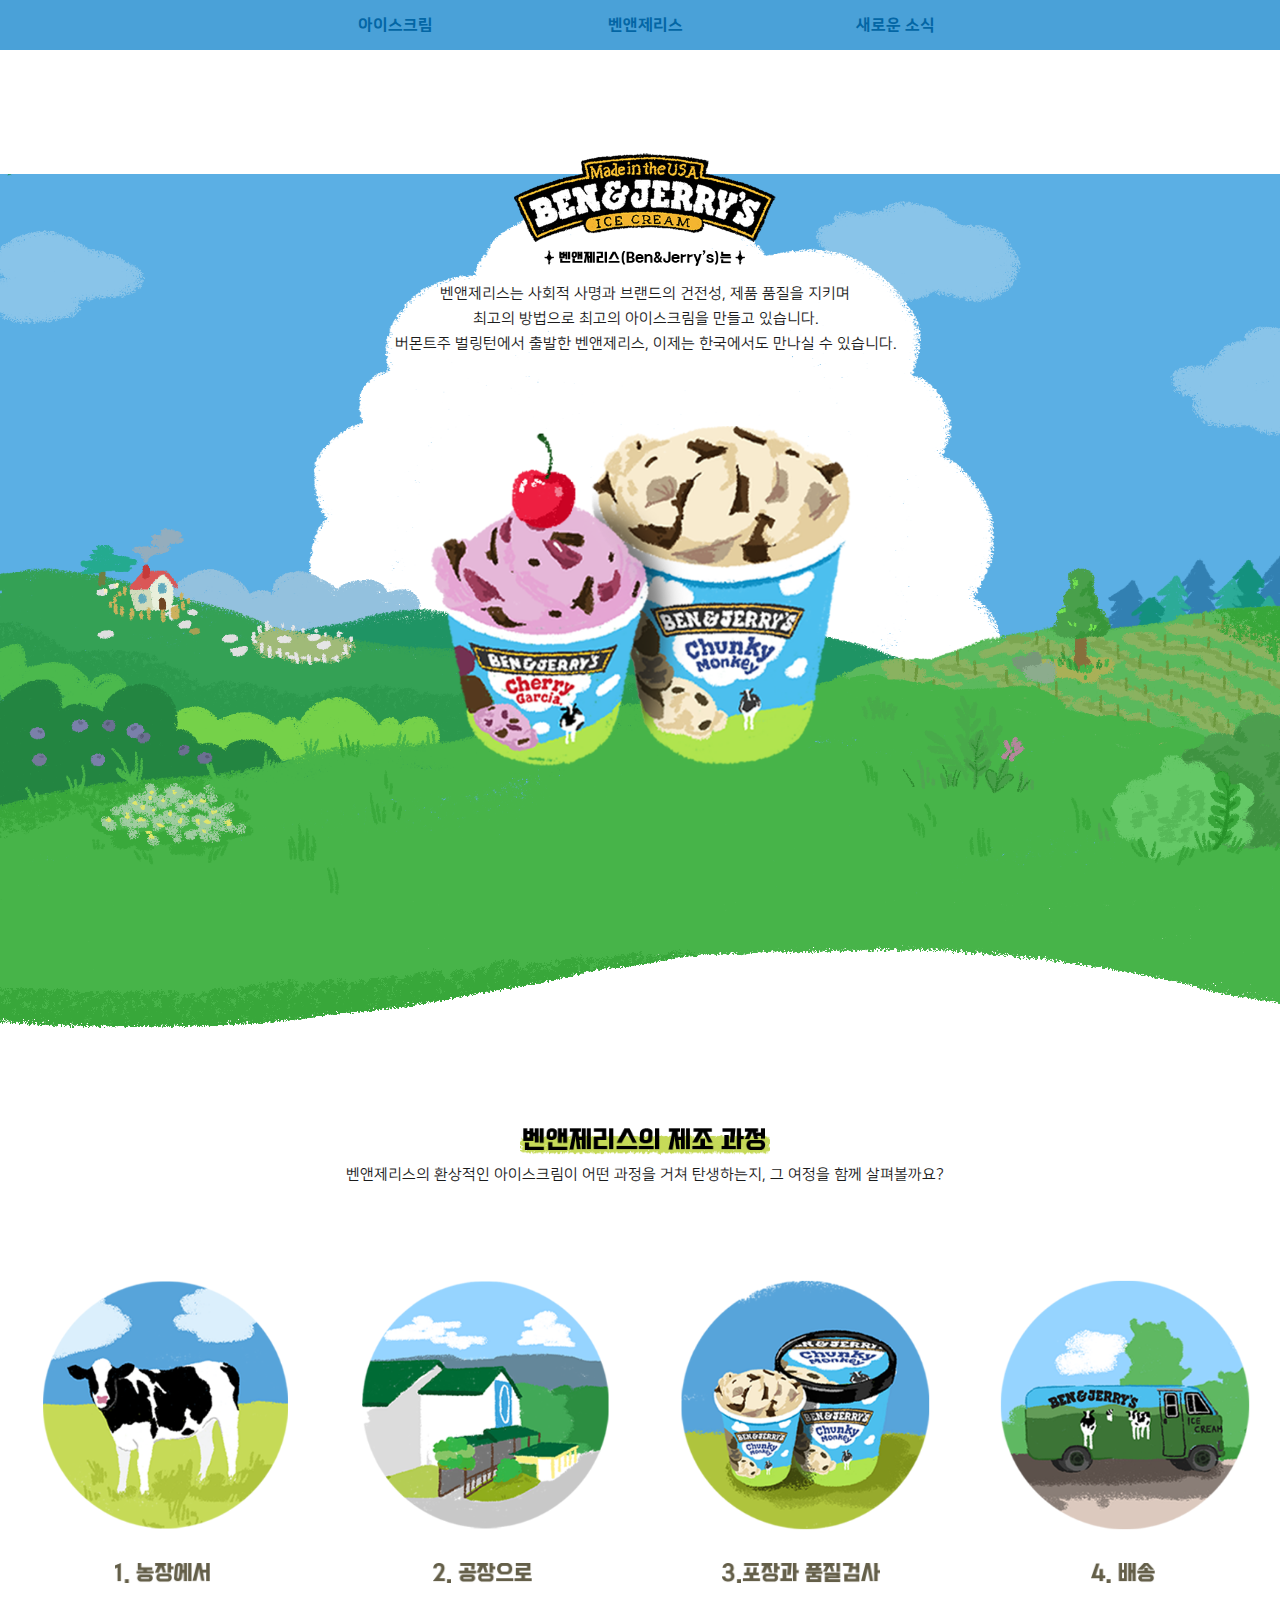
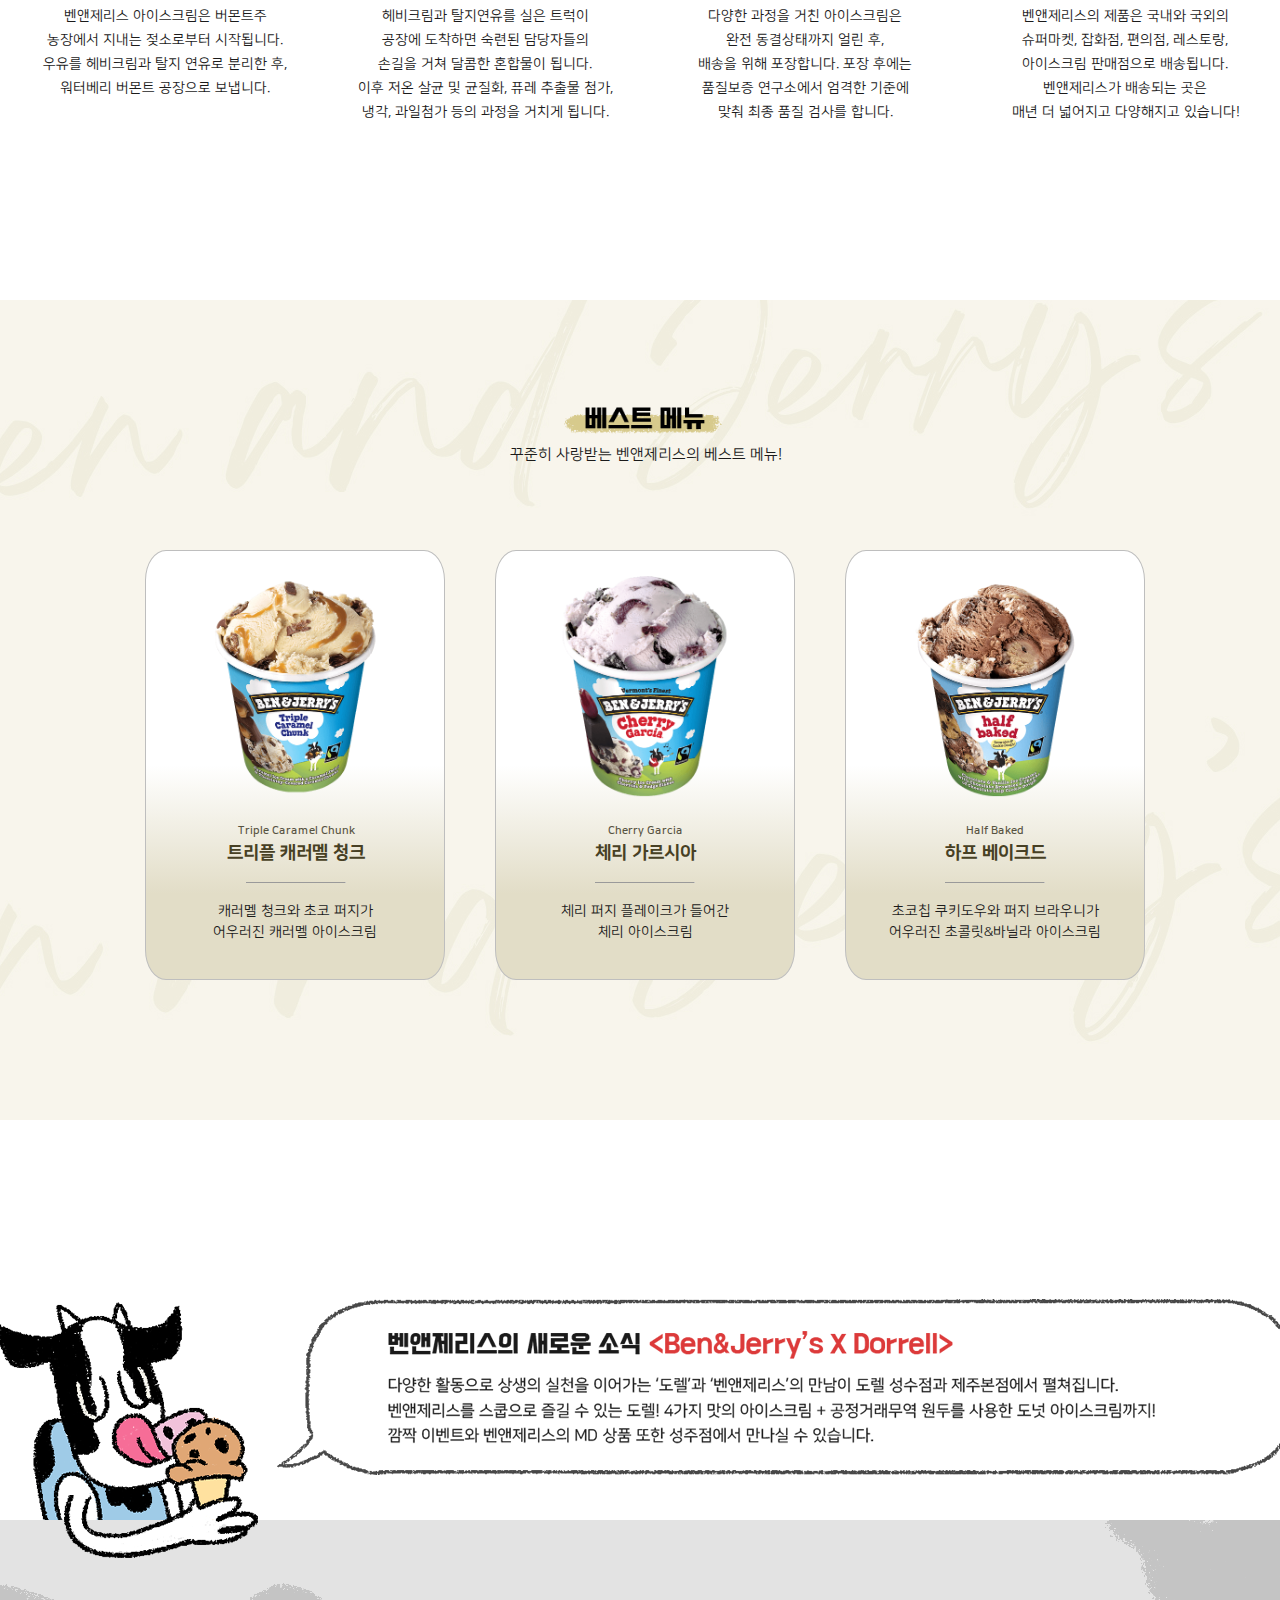
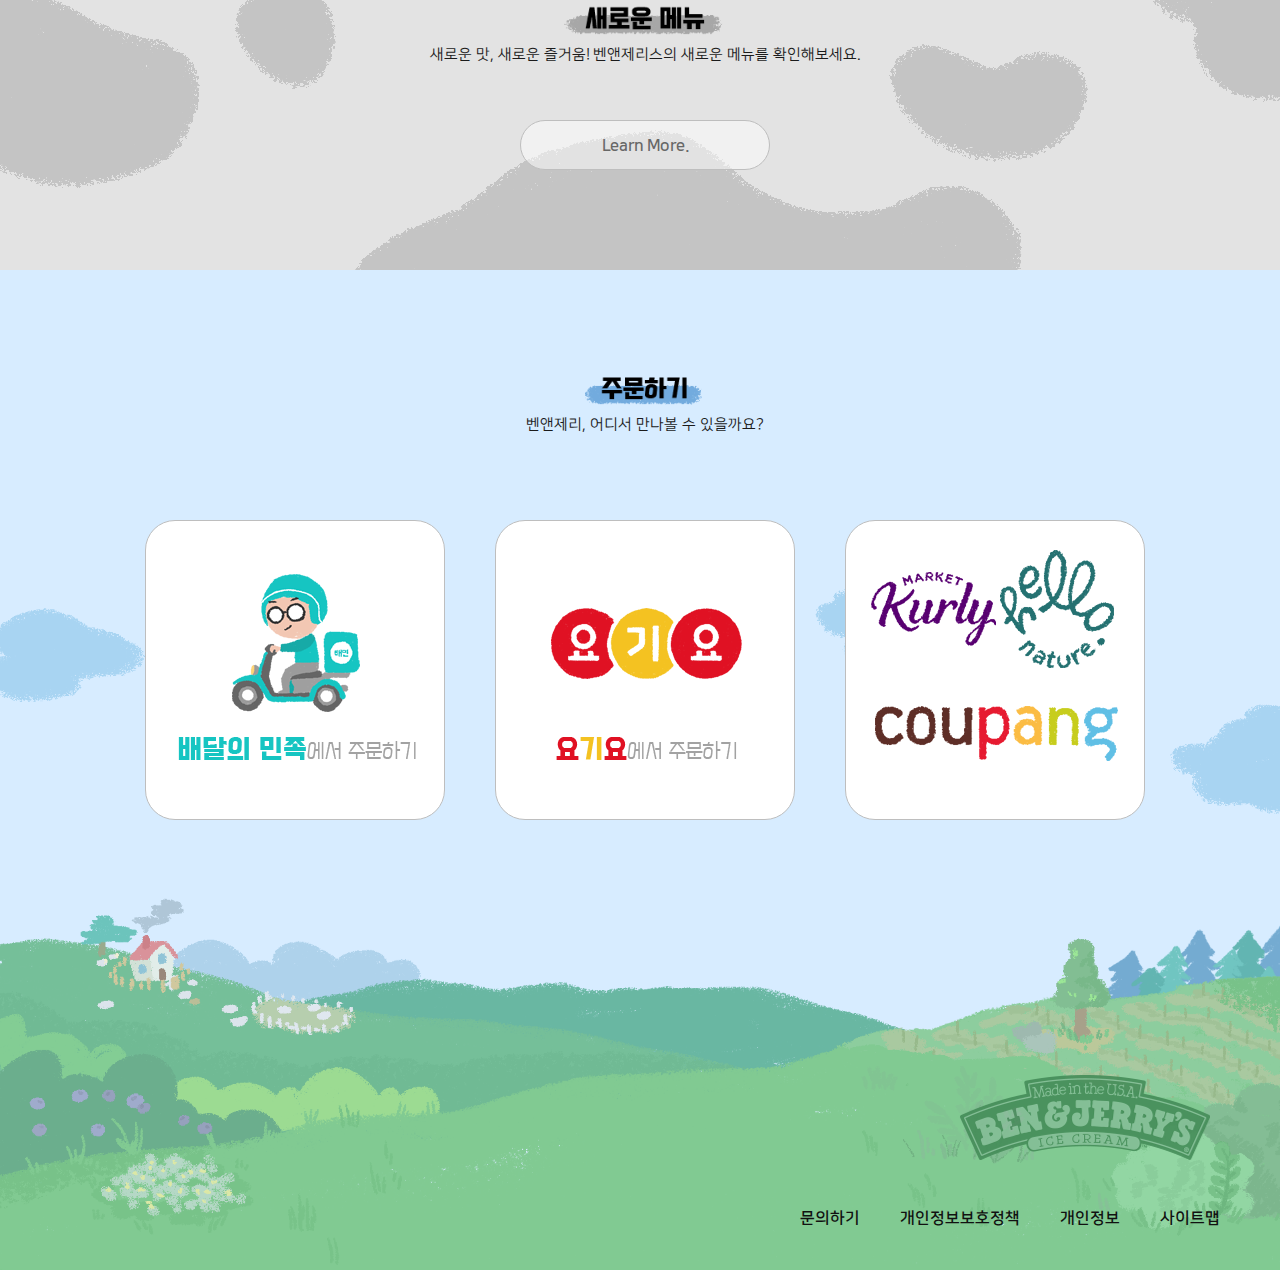
<file: index.html>
<!doctype html>

<html>
	<head>
		<title>Page Title</title>
		<meta charset="UTF-8">
		<meta name="viewport" content="initial-scale=1.0">
        <link href="css/reset.css" type="text/css" rel="stylesheet">
        <link href="css/web.css" type="text/css" rel="stylesheet">
        <link href="css/note.css" type="text/css" rel="stylesheet">
	</head>

	<body>
        <div class="wrap">
            <div class="page section_1">
                <header>
                 <div class="menu_bg">
                  <ul class="menu_wrap">
                      <li class="top_menu"><a href="javascript:void(0)">
                          <h2 class="neb">아이스크림</h2>
                          </a>
                            <ul class="sub_menu nr">
                                <li><a href="javascript:void(0)">파인트</a></li>
                                <li><a href="javascript:void(0)">미니컵</a></li>
                                <li><a href="javascript:void(0)">베스트 메뉴</a></li>
                            </ul>

                        </li>

                      <li class="top_menu"><a href="javascript:void(0)">
                          <h2 class="neb">벤앤제리스</h2>
                           </a>
                            <ul class="sub_menu nr">
                                <li><a href="javascript:void(0)">회사 소개</a></li>
                                <li><a href="javascript:void(0)">벤앤제리스 재단</a></li>
                            </ul>

                        </li>

                      <li class="top_menu"><a href="javascript:void(0)">
                          <h2 class="neb">새로운 소식</h2>
                          </a>
                       
                       <ul class="sub_menu nr">
                                <li><a href="javascript:void(0)">벤앤제리스 뉴스</a></li>
                            </ul>
                        </li>


            </ul>
                    </div>
                </header>
            
                <!--header end-------------------------------->
                <div class="info">
                    <div class="logo">
                        <h1 class="hd1">
                            <img src="img/logo.png" alt="" />
                        </h1>  
                    </div>
                    <p class="nr">벤앤제리스는 사회적 사명과 브랜드의 건전성, 제품 품질을 지키며<br/>
                    최고의 방법으로 최고의 아이스크림을 만들고 있습니다.<br/>
                    버몬트주 벌링턴에서 출발한 벤앤제리스, 이제는 한국에서도 만나실 수 있습니다.</p>
                </div>
             <!-- <img src="img/background-g.png" /> -->
         
                <div class="icecream">                    
                    <img src="img/ice.png" alt=""/>
                </div>
                
                
                
                
            </div>   
            <!--section_1 end-------------------------------------------------------------->
            <div class="page section_2">
                <div class="background_2"></div>
                <div class="title_wrap">
                    <div class="title"></div>
                    <p class="nr">벤앤제리스의 환상적인 아이스크림이 어떤 과정을 거쳐 탄생하는지, 그 여정을 함께 살펴볼까요?</p>
                </div>
                
                <div class="procedure">
                    <div class="pcd">
                        <div class="img img1"></div>
                        <div class="pt pcd_title1">
                            <img src="img/pcd1_1.png" alt="" />
                        </div>
                        <p class="nr">벤앤제리스 아이스크림은 버몬트주<br/>
                        농장에서 지내는 젖소로부터 시작됩니다.<br/>
                        우유를 헤비크림과 탈지 연유로 분리한 후,<br/>
                        워터베리 버몬트 공장으로 보냅니다.</p>          
                    </div>
                    
                    <div class="pcd">
                        <div class="img img2"></div>
                        <div class="pt pcd_title2">
                            <img src="img/pcd2_2.png" alt="" />               
                        </div>
                        <p class="nr">헤비크림과 탈지연유를 실은 트럭이 <br/>공장에 도착하면 숙련된 담당자들의 <br/>손길을  거쳐 달콤한 혼합물이 됩니다.<br/>
                        이후 저온 살균 및 균질화, 퓨레 추출물 첨가,<br/>냉각, 과일첨가 등의 과정을 거치게 됩니다.</p>          
                    </div>
                    <div class="pcd">
                        <div class="img img3"></div>
                        <div class="pt pcd_title3">
                            <img src="img/pcd3_3.png" alt="" />   
                        </div>
                        <p class="nr">다양한 과정을 거친 아이스크림은<br/>
                        완전 동결상태까지 얼린 후,<br/> 배송을 위해 포장합니다. 포장 후에는<br/> 품질보증 연구소에서 엄격한 기준에<br/>
                        맞춰 최종 품질 검사를 합니다.</p>          
                    </div>
                    <div class="pcd">
                        <div class="img img4"></div>
                        <div class="pt pcd_title4">
                            <img src="img/pcd4_4.png" alt="" />   
                        </div>
                        <p class="nr">벤앤제리스의 제품은 국내와 국외의<br/>
                        슈퍼마켓, 잡화점, 편의점, 레스토랑,<br/>
                        아이스크림 판매점으로 배송됩니다.<br/>
                        벤앤제리스가 배송되는 곳은<br/> 매년 더 넓어지고
                        다양해지고 있습니다!</p>          
                    </div>
                    
                    
                    
                    
                </div>
                
                
                
                
                
            </div>
            <!--section_2 end-------------------------------------------------------------->
            <div class="page section_3">
                <div class="title_wrap">
                    <div class="title"></div>
                    <p class="nr">꾸준히 사랑받는 벤앤제리스의 베스트 메뉴!</p>
                </div>
                
                <div class="best_wrap">
                    <div class="best best_1">
                        <img src="img/best1.png" alt="" />           <div class="name name_1">
                        <p class="nb">Triple Caramel Chunk</p>
                        <h2 class="neb">트리플 캐러멜 청크</h2>  <hr>             
                        </div>
                        
                        <p class="nr">캐러멜 청크와 초코 퍼지가<br/> 어우러진 캐러멜 아이스크림</p>     
                    </div>
                    <div class="best best_2">
                        <img src="img/best2.png" alt="" />
                        <div class="name name_2">
                           <p class="nb">Cherry Garcia</p>
                            <h2 class="neb">체리 가르시아</h2>    <hr>           
                        </div>
                        <p class="nr">체리 퍼지 플레이크가 들어간<br/> 체리 아이스크림</p>
                    </div>
                    <div class="best best_3">
                        <img src="img/best3.png" alt="" />
                        <div class="name name_3">
                           <p class="nb">Half Baked</p>
                            <h2 class="neb">하프 베이크드</h2>   <hr>            
                        </div>
                        <p class="nr">초코칩 쿠키도우와 퍼지 브라우니가<br/> 어우러진 초콜릿&#38;바닐라 아이스크림</p>  
                    </div>
                
                </div>
            </div>
            <!--section_3 end-------------------------------------------------------------->
            <div class="page section_4">
                <div class="title_wrap">
                    <div class="title"></div>
                    <p class="nr">새로운 맛, 새로운 즐거움! 벤앤제리스의 새로운 메뉴를 확인해보세요.</p>
                    <a href="javascript:void(0)"><div class="more nb">Learn More.</div></a>
                </div>
            </div>
            <!--section_4 end-------------------------------------------------------------->
            <div class="page section_5">
                <div class="title_wrap">
                    <div class="title"></div>
                    <p class="nr">벤앤제리, 어디서 만나볼 수 있을까요?</p>
                </div>
                
                <div class="order_wrap">
                    <div class="order od_1">
                        <a href="javascript:void(0)">
                            <img src="img/order1.png" alt="" />
                        
                        </a>
                    </div>
                    <div class="order od_2">
                        <a href="javascript:void(0)">
                            <img src="img/order2.png" alt="" />
                        </a>
                    </div>
                    <div class="order od_3">
                        <div class="order12">
                        <a href="javascript:void(0)">
                            <img src="img/order3.png" alt="" />
                        </a>
                        <a href="javascript:void(0)">
                            <img src="img/order4.png" alt="" />
                        </a>
                        </div>
                        <a href="javascript:void(0)">
                            <img src="img/order5.png" alt="" />
                        </a>
                    
                    </div>
                
                </div>
                
                 
            </div>
            <!--section_5 end-------------------------------------------------------------->
            
           <footer>
               <ul class="f_m nb">
                   <li><a href="javascript:void(0)">문의하기</a></li>
                   <li><a href="javascript:void(0)">개인정보보호정책</a></li>
                   <li><a href="javascript:void(0)">개인정보</a></li>
                   <li><a href="javascript:void(0)">사이트맵</a></li>
               </ul>
               <div class="f_img">
                   <img src="img/footer_logo.png" alt="" />
               </div>
           </footer>
            
                
        </div>
        

	</body>
</html>
</file>
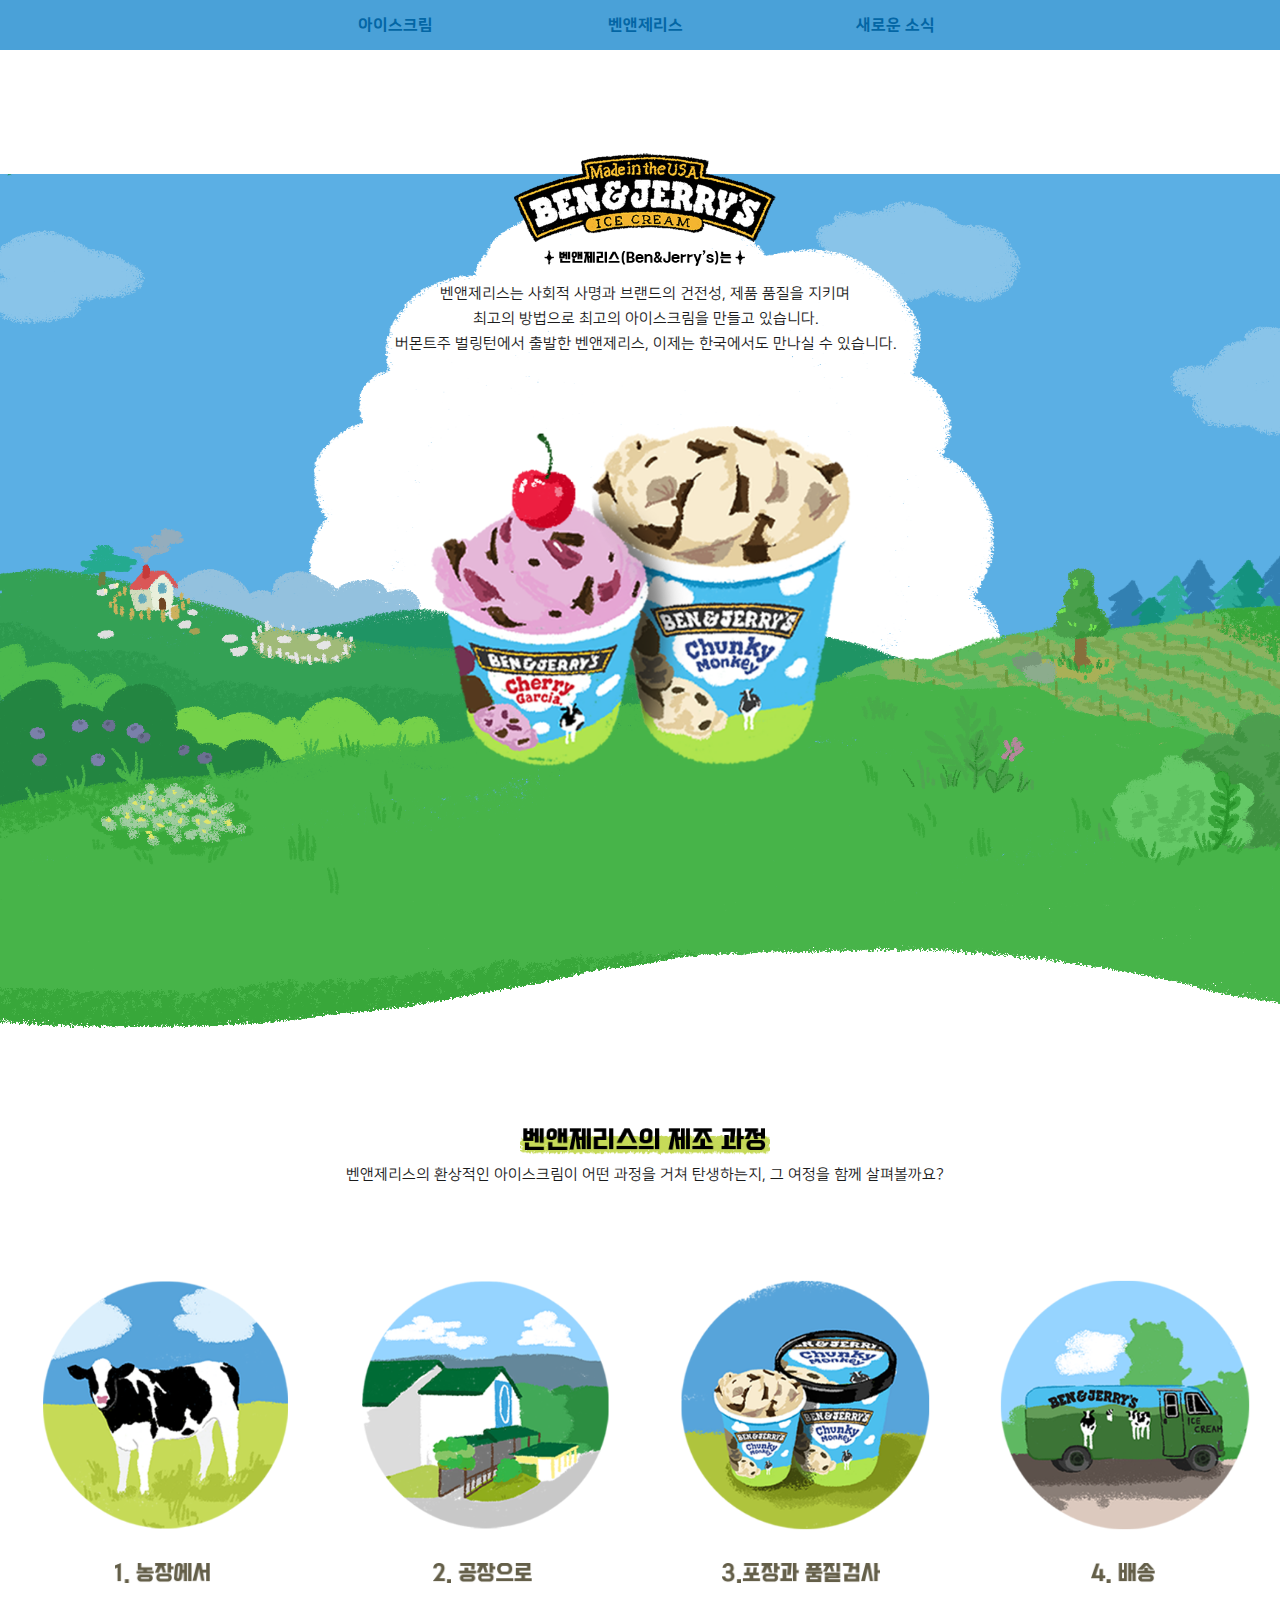
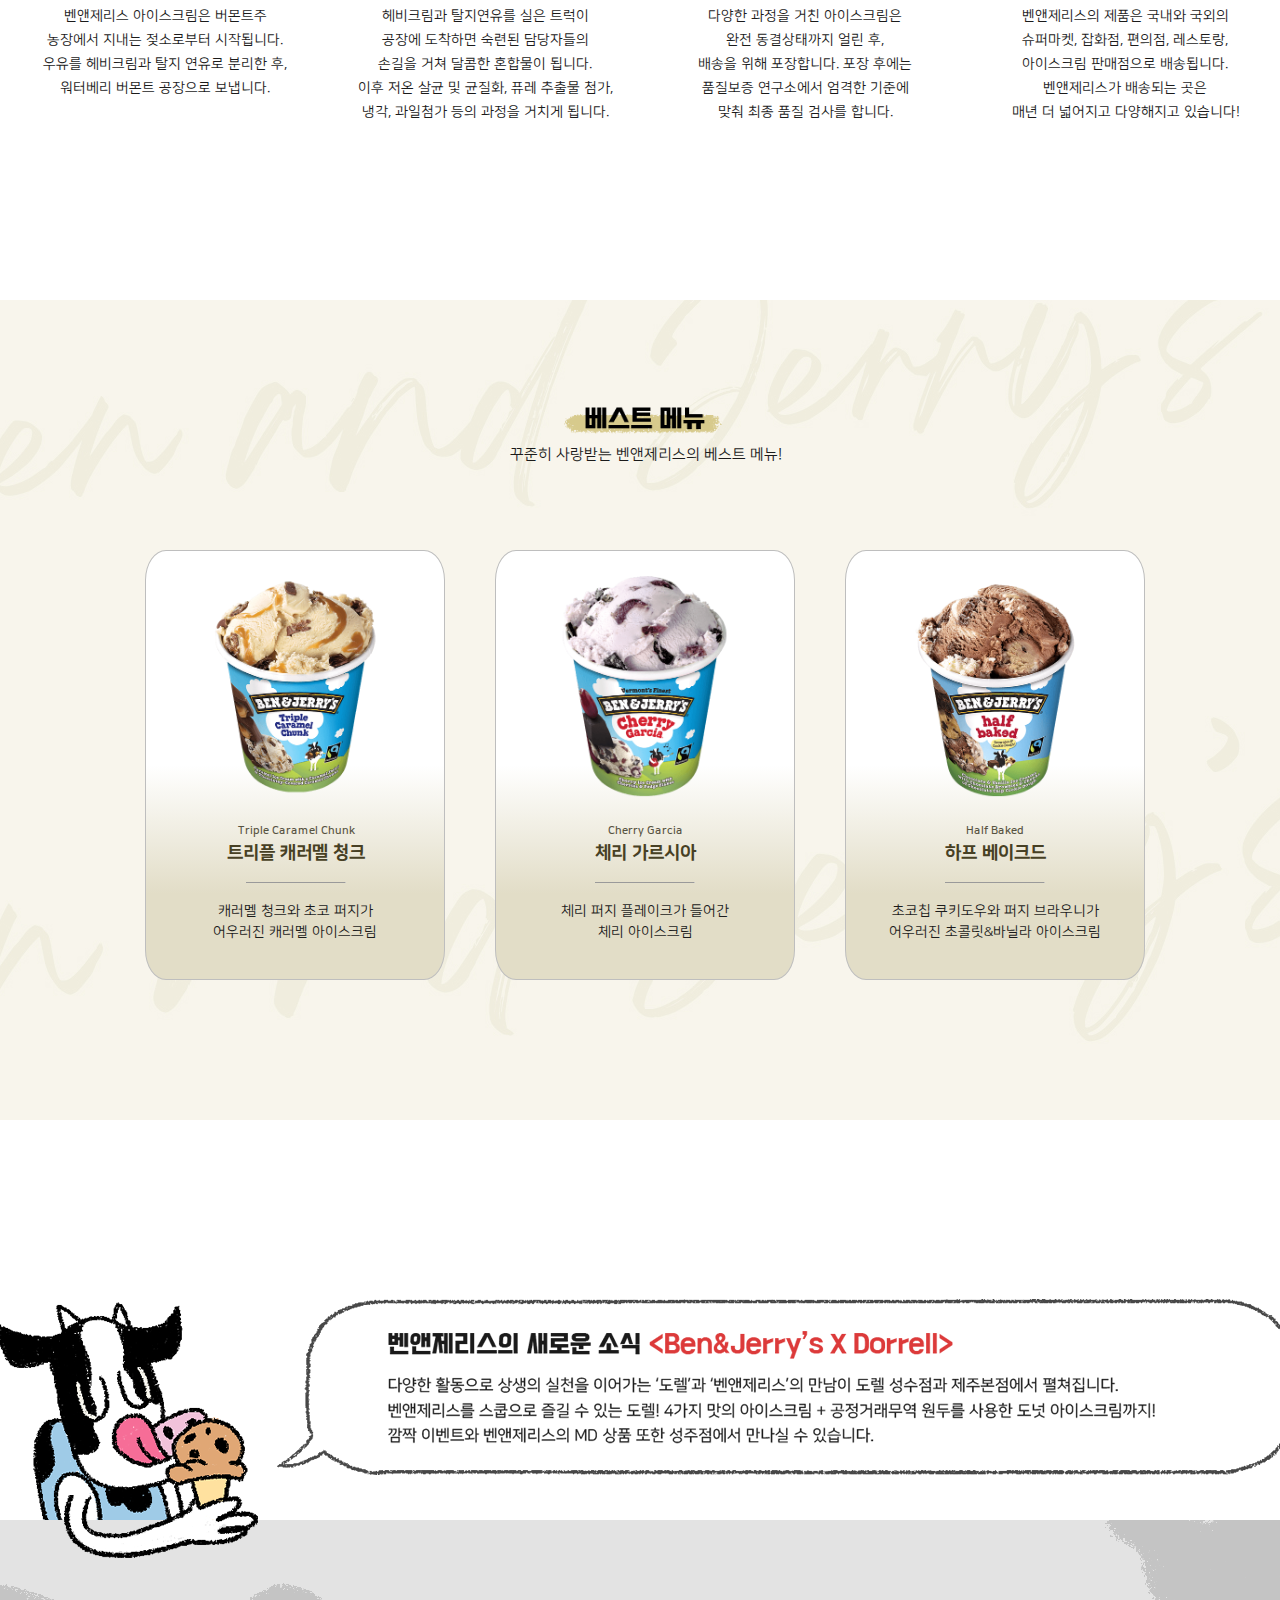
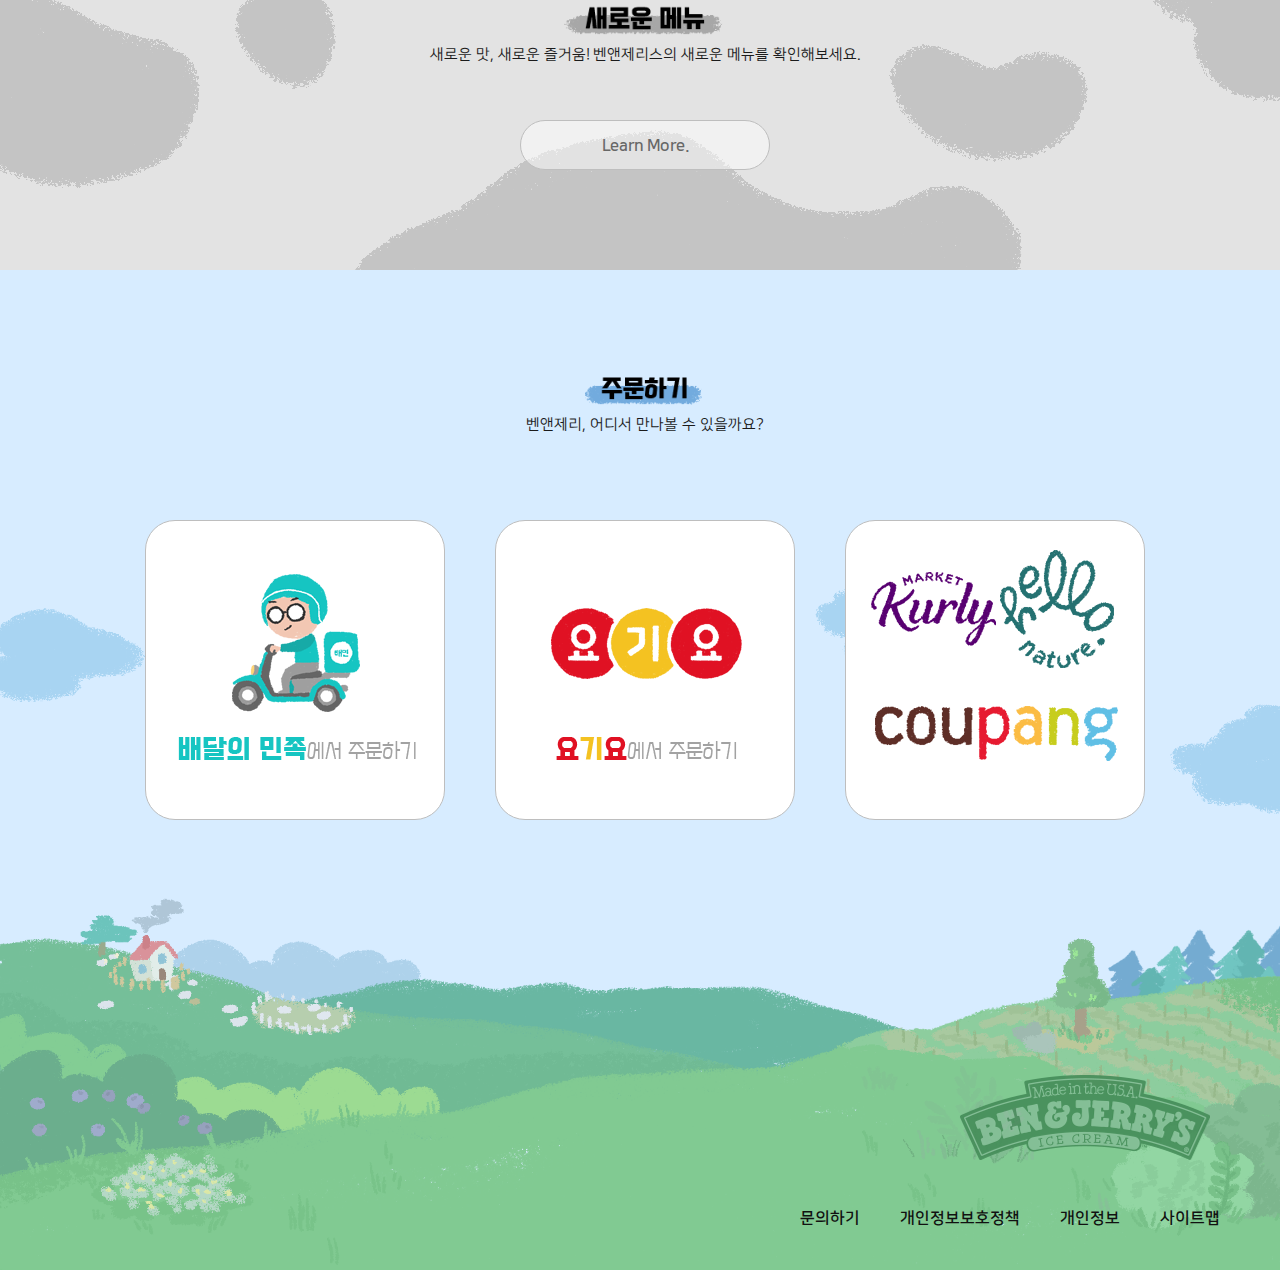
<file: 코딩/index.html>
<!doctype html>

<html>
	<head>
		<title>Page Title</title>
		<meta charset="UTF-8">
		<meta name="viewport" content="initial-scale=1.0">
        <link href="css/reset.css" type="text/css" rel="stylesheet">
        <link href="css/web.css" type="text/css" rel="stylesheet">
        <link href="css/note.css" type="text/css" rel="stylesheet">
	</head>

	<body>
        <div class="wrap">
            <div class="page section_1">
                <header>
                 <div class="menu_bg">
                  <ul class="menu_wrap">
                      <li class="top_menu"><a href="javascript:void(0)">
                          <h2 class="neb">아이스크림</h2>
                          </a>
                            <ul class="sub_menu nr">
                                <li><a href="javascript:void(0)">파인트</a></li>
                                <li><a href="javascript:void(0)">미니컵</a></li>
                                <li><a href="javascript:void(0)">베스트 메뉴</a></li>
                            </ul>

                        </li>

                      <li class="top_menu"><a href="javascript:void(0)">
                          <h2 class="neb">벤앤제리스</h2>
                           </a>
                            <ul class="sub_menu">
                                <li><a href="javascript:void(0)">회사 소개</a></li>
                                <li><a href="javascript:void(0)">벤앤제리스 재단</a></li>
                            </ul>

                        </li>

                      <li class="top_menu"><a href="javascript:void(0)">
                          <h2 class="neb">새로운 소식</h2>
                          </a>
                       
                       <ul class="sub_menu">
                                <li><a href="javascript:void(0)">벤앤제리스 뉴스</a></li>
                            </ul>
                        </li>


            </ul>
                    </div>
                </header>
            
                <!--header end-------------------------------->
                <div class="info">
                    <div class="logo">
                        <h1 class="hd1">
                            <img src="img/logo.png" alt="" />
                        </h1>  
                    </div>
                    <p class="nr">벤앤제리스는 사회적 사명과 브랜드의 건전성, 제품 품질을 지키며<br/>
                    최고의 방법으로 최고의 아이스크림을 만들고 있습니다.<br/>
                    버몬트주 벌링턴에서 출발한 벤앤제리스, 이제는 한국에서도 만나실 수 있습니다.</p>
                </div>
             <!-- <img src="img/background-g.png" /> -->
         
                <div class="icecream">                    
                    <img src="img/ice.png" alt=""/>
                </div>
                
                
                
                
            </div>   
            <!--section_1 end-------------------------------------------------------------->
            <div class="page section_2">
                <div class="background_2"></div>
                <div class="title_wrap">
                    <div class="title"></div>
                    <p class="nr">벤앤제리스의 환상적인 아이스크림이 어떤 과정을 거쳐 탄생하는지, 그 여정을 함께 살펴볼까요?</p>
                </div>
                
                <div class="procedure">
                    <div class="pcd">
                        <div class="img img1"></div>
                        <div class="pt pcd_title1">
                            <img src="img/pcd1_1.png" alt="" />
                        </div>
                        <p class="nr">벤앤제리스 아이스크림은 버몬트주<br/>
                        농장에서 지내는 젖소로부터 시작됩니다.<br/>
                        우유를 헤비크림과 탈지 연유로 분리한 후,<br/>
                        워터베리 버몬트 공장으로 보냅니다.</p>          
                    </div>
                    
                    <div class="pcd">
                        <div class="img img2"></div>
                        <div class="pt pcd_title2">
                            <img src="img/pcd2_2.png" alt="" />               
                        </div>
                        <p class="nr">헤비크림과 탈지연유를 실은 트럭이 <br/>공장에 도착하면 숙련된 담당자들의 <br/>손길을  거쳐 달콤한 혼합물이 됩니다.<br/>
                        이후 저온 살균 및 균질화, 퓨레 추출물 첨가,<br/>냉각, 과일첨가 등의 과정을 거치게 됩니다.</p>          
                    </div>
                    <div class="pcd">
                        <div class="img img3"></div>
                        <div class="pt pcd_title3">
                            <img src="img/pcd3_3.png" alt="" />   
                        </div>
                        <p class="nr">다양한 과정을 거친 아이스크림은<br/>
                        완전 동결상태까지 얼린 후,<br/> 배송을 위해 포장합니다. 포장 후에는<br/> 품질보증 연구소에서 엄격한 기준에<br/>
                        맞춰 최종 품질 검사를 합니다.</p>          
                    </div>
                    <div class="pcd">
                        <div class="img img4"></div>
                        <div class="pt pcd_title4">
                            <img src="img/pcd4_4.png" alt="" />   
                        </div>
                        <p class="nr">벤앤제리스의 제품은 국내와 국외의<br/>
                        슈퍼마켓, 잡화점, 편의점, 레스토랑,<br/>
                        아이스크림 판매점으로 배송됩니다.<br/>
                        벤앤제리스가 배송되는 곳은<br/> 매년 더 넓어지고
                        다양해지고 있습니다!</p>          
                    </div>
                    
                    
                    
                    
                </div>
                
                
                
                
                
            </div>
            <!--section_2 end-------------------------------------------------------------->
            <div class="page section_3">
                <div class="title_wrap">
                    <div class="title"></div>
                    <p class="nr">꾸준히 사랑받는 벤앤제리스의 베스트 메뉴!</p>
                </div>
                
                <div class="best_wrap">
                    <div class="best best_1">
                        <img src="img/best1.png" alt="" />           <div class="name name_1">
                        <p class="nb">Triple Caramel Chunk</p>
                        <h2 class="neb">트리플 캐러멜 청크</h2>  <hr>             
                        </div>
                        
                        <p class="nr">캐러멜 청크와 초코 퍼지가<br/> 어우러진 캐러멜 아이스크림</p>     
                    </div>
                    <div class="best best_2">
                        <img src="img/best2.png" alt="" />
                        <div class="name name_2">
                           <p class="nb">Cherry Garcia</p>
                            <h2 class="neb">체리 가르시아</h2>    <hr>           
                        </div>
                        <p class="nr">체리 퍼지 플레이크가 들어간<br/> 체리 아이스크림</p>
                    </div>
                    <div class="best best_3">
                        <img src="img/best3.png" alt="" />
                        <div class="name name_3">
                           <p class="nb">Half Baked</p>
                            <h2 class="neb">하프 베이크드</h2>   <hr>            
                        </div>
                        <p class="nr">초코칩 쿠키도우와 퍼지 브라우니가<br/> 어우러진 초콜릿&#38;바닐라 아이스크림</p>  
                    </div>
                
                </div>
            </div>
            <!--section_3 end-------------------------------------------------------------->
            <div class="page section_4">
                <div class="title_wrap">
                    <div class="title"></div>
                    <p class="nr">새로운 맛, 새로운 즐거움! 벤앤제리스의 새로운 메뉴를 확인해보세요.</p>
                    <a href="javascript:void(0)"><div class="more nb">Learn More.</div></a>
                </div>
            </div>
            <!--section_4 end-------------------------------------------------------------->
            <div class="page section_5">
                <div class="title_wrap">
                    <div class="title"></div>
                    <p class="nr">벤앤제리, 어디서 만나볼 수 있을까요?</p>
                </div>
                
                <div class="order_wrap">
                    <div class="order od_1">
                        <a href="javascript:void(0)">
                            <img src="img/order1.png" alt="" />
                        
                        </a>
                    </div>
                    <div class="order od_2">
                        <a href="javascript:void(0)">
                            <img src="img/order2.png" alt="" />
                        </a>
                    </div>
                    <div class="order od_3">
                        <div class="order12">
                        <a href="javascript:void(0)">
                            <img src="img/order3.png" alt="" />
                        </a>
                        <a href="javascript:void(0)">
                            <img src="img/order4.png" alt="" />
                        </a>
                        </div>
                        <a href="javascript:void(0)">
                            <img src="img/order5.png" alt="" />
                        </a>
                    
                    </div>
                
                </div>
                
                 
            </div>
            <!--section_5 end-------------------------------------------------------------->
            
           <footer>
               <ul class="f_m nb">
                   <li><a href="javascript:void(0)">문의하기</a></li>
                   <li><a href="javascript:void(0)">개인정보보호정책</a></li>
                   <li><a href="javascript:void(0)">개인정보</a></li>
                   <li><a href="javascript:void(0)">사이트맵</a></li>
               </ul>
               <div class="f_img">
                   <img src="img/footer_logo.png" alt="" />
               </div>
           </footer>
            
                
        </div>
        

	</body>
</html>
</file>
<file: css/web.css>
*{margin: 0; padding: 0;}
ul,li{list-style: none;}
a{text-decoration: none;}
img{border:0;}


.wrap{min-width: 1290px; position: relative;}
.wrap .page{position: relative;}

.section_1{width:100%; height:100vh; 
    background: url('../img/background_test.png') no-repeat center bottom;   background-size:100%;}
.section_1 header{width: 100%; height: 50px;}
.section_1 header .menu_bg{width: 100%; height: 50px; background-color:#4aa1d8; position: absolute; top:0; left: 0; z-index: 99;}
.section_1 header .menu_wrap{width: 750px; height: 50px; position: absolute; top: 0; left: 50%; margin-left: -375px; }
.section_1 header .menu_wrap .top_menu{width: 250px; height: 50px;  float: left; transition-duration: 0.5s; text-align: center; line-height: 50px;}
.section_1 header .menu_wrap .top_menu h2{color: #0366a5;}


.section_1 header .menu_wrap .top_menu .sub_menu{width: 250px; height: 0; background-color: white; overflow: hidden; transition-duration: 0.5s;}
.section_1 header .menu_wrap .top_menu .sub_menu li{width: 100%; height: 50px; box-sizing: border-box; transition-duration: 0.5s; text-align: center; line-height: 50px; font-size: 14px;}


.section_1 header .menu_wrap .top_menu:hover{background-color: #2180bb; }
.section_1 header .menu_wrap .top_menu h2:hover{color:black;}
.section_1 header .menu_wrap .top_menu:first-child:hover>.sub_menu{height: 150px;}
.section_1 header .menu_wrap .top_menu:nth-child(2):hover>.sub_menu{height: 100px;}
.section_1 header .menu_wrap .top_menu:nth-child(3):hover>.sub_menu{height: 50px;}
.section_1 header .menu_wrap .top_menu .sub_menu > li:hover{background-color: #E5E5E5;}
/*header end---------------------------------------------------*/

.section_1 .info{margin-top:100px;}
.section_1 .info .logo {width: 24vw; margin:0 auto}
.section_1 .info .logo img {width:100%}
.section_1 .info p {text-align: center;
    line-height: 25px;
    font-size: 15px;}

.section_1 .icecream{width: 430px; margin: 70px auto;}
.section_1 .icecream img{width: 100%;}






/*section_1 end---------------------------------------*/


.section_2{width: 100%; height: 1000px;/* background-color:bisque;*/}
.section_2 .background_2{width: 100%; height: 142px; background: url(../img/background-g2.png) no-repeat center top; background-size: cover;}
.section_2 .title_wrap{width: 850px; height: 100px; /*background-color: blueviolet;*/ position: absolute; top: 220px; left: 50%; margin-left: -425px;}
.section_2 .title_wrap .title{background: url(../img/title1.png) no-repeat center; height: 40px; width: 250px; background-size: cover;
margin: 0 auto;}
.section_2 .title_wrap p{width: 100%; text-align: center; font-size: 15px; line-height: 30px;}


.section_2 .procedure{width: 1240px; height: 550px; /*background-color:white;*/ position: absolute; top: 380px; left: 50%; margin-left: -620px; }
.section_2 .procedure .pcd{width: 280px; height: 100%; /*background-color: aquamarine;*/ margin-right: 40px; float: left;}
.section_2 .procedure .pcd:last-child{margin-right: 0;}
.section_2 .procedure .pcd .img{width: 250px; height: 250px;  background-size: cover; margin-left: 15px;}
.section_2 .procedure .pcd .img1{ background: url(../img/pcd1.png) no-repeat center; background-size: cover; }
.section_2 .procedure .pcd .img2{ background: url(../img/pcd2.png) no-repeat center; background-size: cover; }
.section_2 .procedure .pcd .img3{ background: url(../img/pcd3.png) no-repeat center; background-size: cover; }
.section_2 .procedure .pcd .img4{background: url(../img/pcd4.png) no-repeat center; background-size: cover;}

.section_2 .procedure .pcd .pt{margin:30px auto 20px auto}
.section_2 .procedure .pcd .pt > img {width:95%}
.section_2 .procedure .pcd .pt + .nr {margin-top:10px}
.section_2 .procedure .pcd .pcd_title1 {width:100px;}
.section_2 .procedure .pcd .pcd_title2{width:105px;}
.section_2 .procedure .pcd .pcd_title3{width:167px;}
.section_2 .procedure .pcd .pcd_title4{width:67.5px; }

.section_2 .procedure .pcd p{font-size: 14px; text-align: center; line-height: 24px;}








/*section_2 end----------------------------------*/
.section_3{width: 100%; height:820px; background: url(../img/best_background.jpg) no-repeat center;}
.section_3 .title_wrap{width: 850px; height: 100px; /*background-color: blueviolet;*/ position: absolute; top: 100px; left: 50%; margin-left: -425px;}
.section_3 .title_wrap .title{background: url(../img/title2.png) no-repeat center; height: 40px; width: 250px; background-size: cover;
margin: 0 auto;}
.section_3 .title_wrap p{width: 100%; text-align: center; font-size: 15px; line-height: 30px;}
.section_3 .best_wrap{width: 1000px; height: 430px; position: absolute; top: 250px; left: 50%; margin-left: -500px; }
.section_3 .best_wrap .best{width: 300px; height: 430px; border-radius: 7%; background: linear-gradient(180deg, white 50%, #e2ddc7 80%); border: 1px solid #bebebe; margin-right: 50px; float: left; padding: 25px; box-sizing: border-box;}

.section_3 .best_wrap .best hr{width: 100px; border-bottom: 0; display: block; margin: 15px auto;}
.section_3 .best_wrap .best:last-child{margin-right: 0;}
.section_3 .best_wrap .best img{width: 70%; height: auto; margin: 0% 15%  0 15%;}
.section_3 .best_wrap .best .name{margin: 25px auto 18px auto;}
.section_3 .best_wrap .best .name_1{width: 250px;}
.section_3 .best_wrap .best .name h2{text-align: center; font-size: 18px; color: #474024;}

.section_3 .best_wrap .best .name_2{width: 184.5px;}
.section_3 .best_wrap .best .name_3{width: 181px;}
.section_3 .best_wrap .best p{text-align: center; font-size: 14px;}

.section_3 .best_wrap .best .name .nb{color: #575341; font-size: 11px; margin-top: 12px;}

/*sectio4n_3 end-----------------------------------------------------------*/

.section_4{width:100%; height:750px; 
    background:url('../img/new_menu.png') no-repeat center bottom;}
.section_4 .title_wrap{width: 850px; height: 100px; /*background-color: blueviolet;*/ position: absolute; top: 480px; left: 50%; margin-left: -425px;}
.section_4 .title_wrap .title{background: url(../img/title3.png) no-repeat center; height: 40px; width: 250px; background-size: cover;
margin: 0 auto;}
.section_4 .title_wrap p{width: 100%; text-align: center; font-size: 15px; line-height: 30px;}
.section_4 .title_wrap .more{width: 250px; height: 50px; border-radius: 30px; border: 1px solid #bebebe; background-color: rgba(255,255,255,0.5);margin: 0 auto; text-align: center; line-height: 50px; margin-top: 50px; color: #676767;}

.section_4 .title_wrap .more:hover{background-color: rgba(255,255,255,1); }
/*section_4 end---------------------------------------------------*/

.section_5 {width: 100%; height:1000px; background-color: #d7ecff;}
.section_5 .title_wrap{width: 850px; height: 100px; /*background-color: blueviolet;*/ position: absolute; top: 100px; left: 50%; margin-left: -425px;}
.section_5 .title_wrap .title{background: url(../img/title4.png) no-repeat center; height: 40px; width: 250px; background-size: cover;
margin: 0 auto;}
.section_5 .title_wrap p{width: 100%; text-align: center; font-size: 15px; line-height: 30px;}

.section_5 .order_wrap{width: 1000px; height: 300px; position: absolute; top: 250px; left: 50%; margin-left: -500px; z-index: 99; }
.section_5 .order_wrap .order{width: 300px; height: 300px; border-radius: 10%; background-color: white; border: 1px solid #bebebe; margin-right: 50px; float: left; padding: 25px;}
.section_5 .order_wrap .order:last-child{margin-right: 0;}
.section_5 .order_wrap .od_1 img{width: 250px; height: 250px; }
.section_5 .order_wrap .od_2 img{width: 250px; height: 250px; }
.section_5 .order_wrap .od_3 .order12 a{display:inline-block; width:48%;}
.section_5 .order_wrap .od_3 .order12 img{ width: 125px; height: 125px; }
.section_5 .order_wrap .od_3 img{ width: 250px; height: 125px;}


/*section_5 end---------------------------------------*/

footer{width:100%; height:1047px; 
    background: url(../img/footer.png) no-repeat center bottom;
    background-size:100%; position: absolute; bottom: 0; left: 0;}

footer .f_m {position: absolute; bottom: 20px; right: 50px;}
footer .f_m > li{float: left; padding: 20px; }
footer .f_img{position: absolute; bottom: 110px; right: 80px; opacity: 90%;}
</file>
<file: css/note.css>
@media all and (max-width:1199px) and (min-width:960px){
    
  
    *{margin: 0; padding: 0;}
ul,li{list-style: none;}
a{text-decoration: none;}
img{border:0;}


.wrap{min-width: 1290px; position: relative;}
.wrap .page{position: relative;}

.section_1{width:100%; height:100vh; 
    background: #5bafe4 url('../img/background-g_test.png') no-repeat center bottom;
    background-size:100%

}
.section_1 header{width: 100%; height: 50px;}
.section_1 header .menu_bg{width: 100%; height: 50px; background-color:#3190cb; position: absolute; top:0; left: 0; z-index: 99;}
.section_1 header .menu_wrap{width: 750px; height: 50px; position: absolute; top: 0; left: 50%; margin-left: -375px; }
.section_1 header .menu_wrap .top_menu{width: 250px; height: 50px;  float: left; transition-duration: 0.5s; text-align: center; line-height: 50px;}


.section_1 header .menu_wrap .top_menu .sub_menu{width: 250px; height: 0; background-color: white; overflow: hidden; transition-duration: 0.5s;}
.section_1 header .menu_wrap .top_menu .sub_menu li{width: 100%; height: 50px; box-sizing: border-box; transition-duration: 0.5s; text-align: center; line-height: 50px;}


.section_1 header .menu_wrap .top_menu:hover{background-color: #2180bb; color:white;}
.section_1 header .menu_wrap .top_menu:first-child:hover>.sub_menu{height: 150px;}
.section_1 header .menu_wrap .top_menu:nth-child(2):hover>.sub_menu{height: 100px;}
.section_1 header .menu_wrap .top_menu:nth-child(3):hover>.sub_menu{height: 50px;}
.section_1 header .menu_wrap .top_menu .sub_menu > li:hover{background-color: #E5E5E5;}
/*header end---------------------------------------------------*/

.section_1 .info{margin-top:4em}
.section_1 .info .logo {width: 24vw; margin:0 auto}
.section_1 .info .logo img {width:100%}
.section_1 .info p {text-align: center;
    line-height: 1.7em;
    font-size: 0.8vw;}

.section_1 .background{background: url(../img/background-g.png) no-repeat center; width: 1290px; background-size: cover; position: absolute; bottom: 0; left: 0; height: 500px;}

.section_1 .icecream{width: 22vw; margin: 5em auto;}
.section_1 .icecream img{width: 100%;}






/*section_1 end---------------------------------------*/


.section_2{width: 100%; height: 950px;/* background-color:bisque;*/}
.section_2 .background_2{width: 100%; height: 142px; background: url(../img/background-g2.png) no-repeat center top; background-size: cover;}
.section_2 .title_wrap{width: 850px; height: 100px; /*background-color: blueviolet;*/ position: absolute; top: 165px; left: 50%; margin-left: -425px;}
.section_2 .title_wrap .title{background: url(../img/title1.png) no-repeat center; height: 50px; width: 300px; background-size: cover;
margin: 0 auto;}
.section_2 .title_wrap p{width: 100%; text-align: center; font-size: 17px;}


.section_2 .procedure{width: 1240px; height: 550px; /*background-color:white;*/ position: absolute; top: 350px; left: 50%; margin-left: -620px; }
.section_2 .procedure .pcd{width: 280px; height: 100%; /*background-color: aquamarine;*/ margin-right: 40px; float: left;}
.section_2 .procedure .pcd:last-child{margin-right: 0;}
.section_2 .procedure .pcd .img{width: 250px; height: 250px;  background-size: cover; margin-left: 15px;}
.section_2 .procedure .pcd .img1{ background: url(../img/pcd1.png) no-repeat center; background-size: cover; }
.section_2 .procedure .pcd .img2{ background: url(../img/pcd2.png) no-repeat center; background-size: cover; }
.section_2 .procedure .pcd .img3{ background: url(../img/pcd3.png) no-repeat center; background-size: cover; }
.section_2 .procedure .pcd .img4{background: url(../img/pcd4.png) no-repeat center; background-size: cover;}

.section_2 .procedure .pcd .pt{margin:30px auto 20px auto}
.section_2 .procedure .pcd .pt > img {width:100%}
.section_2 .procedure .pcd .pt + .nr {margin-top:10px}
.section_2 .procedure .pcd .pcd_title1 {width:100px;}
.section_2 .procedure .pcd .pcd_title2{width:105px;}
.section_2 .procedure .pcd .pcd_title3{width:167px;}
.section_2 .procedure .pcd .pcd_title4{width:67.5px; }

.section_2 .procedure .pcd p{font-size: 15px; text-align: center; line-height: 24px;}








/*section_2 end----------------------------------*/
.section_3{width: 100%; height:850px; background-color: #f7f5eb;}
.section_3 .title_wrap{width: 850px; height: 100px; /*background-color: blueviolet;*/ position: absolute; top: 100px; left: 50%; margin-left: -425px;}
.section_3 .title_wrap .title{background: url(../img/title2.png) no-repeat center; height: 50px; width: 300px; background-size: cover;
margin: 0 auto;}
.section_3 .title_wrap p{width: 100%; text-align: center; font-size: 17px;}
.section_3 .best_wrap{width: 1000px; height: 430px; position: absolute; top: 250px; left: 50%; margin-left: -500px; }
.section_3 .best_wrap .best{width: 300px; height: 430px; border-radius: 7%; background: linear-gradient(180deg, white 50%, #e2ddc7 80%); border: 1px solid #bebebe; margin-right: 50px; float: left; padding: 25px; box-sizing: border-box;}

.section_3 .best_wrap .best hr{width: 100px; border-bottom: 0; display: block; margin: 18px auto;}
.section_3 .best_wrap .best:last-child{margin-right: 0;}
.section_3 .best_wrap .best img{width: 70%; height: auto; margin: 0% 15%  0 15%;}
.section_3 .best_wrap .best .name{margin: 25px auto 18px auto;}
.section_3 .best_wrap .best .name_1{width: 250px;}
.section_3 .best_wrap .best .name_2{width: 184.5px;}
.section_3 .best_wrap .best .name_3{width: 181px;}
.section_3 .best_wrap .best p{text-align: center; font-size: 15px;}

.section_3 .best_wrap .best .name .nb{color: #575341; font-size: 11px; margin-top: 12px;}

/*section_3 end-----------------------------------------------------------*/

.section_4{width:100%; height:682px; 
    background:url('../img/new_menu.png') no-repeat center bottom;}
.section_4 .title_wrap{width: 850px; height: 100px; /*background-color: blueviolet;*/ position: absolute; top: 400px; left: 50%; margin-left: -425px;}
.section_4 .title_wrap .title{background: url(../img/title3.png) no-repeat center; height: 50px; width: 300px; background-size: cover;
margin: 0 auto;}
.section_4 .title_wrap p{width: 100%; text-align: center; font-size: 17px;}
.section_4 .title_wrap .more{width: 250px; height: 50px; border-radius: 30px; border: 1px solid #bebebe; background-color:white; margin: 0 auto; text-align: center; line-height: 50px; margin-top: 50px; color: lightgray;}

.section_4 .title_wrap .more:hover{color: #676767;}
/*section_4 end---------------------------------------------------*/

.section_5 {width: 100%; height:900px; background-color: #d7ecff;}
.section_5 .title_wrap{width: 850px; height: 100px; /*background-color: blueviolet;*/ position: absolute; top: 100px; left: 50%; margin-left: -425px;}
.section_5 .title_wrap .title{background: url(../img/title4.png) no-repeat center; height: 50px; width: 300px; background-size: cover;
margin: 0 auto;}
.section_5 .title_wrap p{width: 100%; text-align: center; font-size: 17px;}

.section_5 .order_wrap{width: 1000px; height: 300px; position: absolute; top: 250px; left: 50%; margin-left: -500px; }
.section_5 .order_wrap .order{width: 300px; height: 300px; border-radius: 10%; background-color: white; border: 1px solid #bebebe; margin-right: 50px; float: left; padding: 25px;}
.section_5 .order_wrap .order:last-child{margin-right: 0;}
.section_5 .order_wrap .od_1 img{width: 250px; height: 250px; }
.section_5 .order_wrap .od_2 img{width: 250px; height: 250px; }
.section_5 .order_wrap .od_3 .order12 a{display:inline-block; width:48%;}
.section_5 .order_wrap .od_3 .order12 img{ width: 125px; height: 125px; }
.section_5 .order_wrap .od_3 img{ width: 250px; height: 125px;}


/*section_5 end---------------------------------------*/

footer{width:100%; height:522px; 
    background: url(../img/footer.png) no-repeat center bottom;
    background-size:100%; position: absolute; bottom: 0; left: 0;}

footer .f_m {position: absolute; bottom: 20px; right: 50px;}
footer .f_m > li{float: left; padding: 20px; }
footer .f_img{position: absolute; bottom: 110px; right: 80px; opacity: 90%;}




    
    
}/*end*/
</file>
<file: 코딩/css/web.css>
*{margin: 0; padding: 0;}
ul,li{list-style: none;}
a{text-decoration: none;}
img{border:0;}


.wrap{min-width: 1290px; position: relative;}
.wrap .page{position: relative;}

.section_1{width:100%; height:100vh; 
    background: url('../img/background_test.png') no-repeat center bottom;   background-size:100%;}
.section_1 header{width: 100%; height: 50px;}
.section_1 header .menu_bg{width: 100%; height: 50px; background-color:#4aa1d8; position: absolute; top:0; left: 0; z-index: 99;}
.section_1 header .menu_wrap{width: 750px; height: 50px; position: absolute; top: 0; left: 50%; margin-left: -375px; }
.section_1 header .menu_wrap .top_menu{width: 250px; height: 50px;  float: left; transition-duration: 0.5s; text-align: center; line-height: 50px;}
.section_1 header .menu_wrap .top_menu h2{color: #0366a5;}


.section_1 header .menu_wrap .top_menu .sub_menu{width: 250px; height: 0; background-color: white; overflow: hidden; transition-duration: 0.5s;}
.section_1 header .menu_wrap .top_menu .sub_menu li{width: 100%; height: 50px; box-sizing: border-box; transition-duration: 0.5s; text-align: center; line-height: 50px; font-size: 14px;}


.section_1 header .menu_wrap .top_menu:hover{background-color: #2180bb; }
.section_1 header .menu_wrap .top_menu h2:hover{color:black;}
.section_1 header .menu_wrap .top_menu:first-child:hover>.sub_menu{height: 150px;}
.section_1 header .menu_wrap .top_menu:nth-child(2):hover>.sub_menu{height: 100px;}
.section_1 header .menu_wrap .top_menu:nth-child(3):hover>.sub_menu{height: 50px;}
.section_1 header .menu_wrap .top_menu .sub_menu > li:hover{background-color: #E5E5E5;}
/*header end---------------------------------------------------*/

.section_1 .info{margin-top:100px;}
.section_1 .info .logo {width: 24vw; margin:0 auto}
.section_1 .info .logo img {width:100%}
.section_1 .info p {text-align: center;
    line-height: 25px;
    font-size: 15px;}

.section_1 .icecream{width: 430px; margin: 70px auto;}
.section_1 .icecream img{width: 100%;}






/*section_1 end---------------------------------------*/


.section_2{width: 100%; height: 1000px;/* background-color:bisque;*/}
.section_2 .background_2{width: 100%; height: 142px; background: url(../img/background-g2.png) no-repeat center top; background-size: cover;}
.section_2 .title_wrap{width: 850px; height: 100px; /*background-color: blueviolet;*/ position: absolute; top: 220px; left: 50%; margin-left: -425px;}
.section_2 .title_wrap .title{background: url(../img/title1.png) no-repeat center; height: 40px; width: 250px; background-size: cover;
margin: 0 auto;}
.section_2 .title_wrap p{width: 100%; text-align: center; font-size: 15px; line-height: 30px;}


.section_2 .procedure{width: 1240px; height: 550px; /*background-color:white;*/ position: absolute; top: 380px; left: 50%; margin-left: -620px; }
.section_2 .procedure .pcd{width: 280px; height: 100%; /*background-color: aquamarine;*/ margin-right: 40px; float: left;}
.section_2 .procedure .pcd:last-child{margin-right: 0;}
.section_2 .procedure .pcd .img{width: 250px; height: 250px;  background-size: cover; margin-left: 15px;}
.section_2 .procedure .pcd .img1{ background: url(../img/pcd1.png) no-repeat center; background-size: cover; }
.section_2 .procedure .pcd .img2{ background: url(../img/pcd2.png) no-repeat center; background-size: cover; }
.section_2 .procedure .pcd .img3{ background: url(../img/pcd3.png) no-repeat center; background-size: cover; }
.section_2 .procedure .pcd .img4{background: url(../img/pcd4.png) no-repeat center; background-size: cover;}

.section_2 .procedure .pcd .pt{margin:30px auto 20px auto}
.section_2 .procedure .pcd .pt > img {width:95%}
.section_2 .procedure .pcd .pt + .nr {margin-top:10px}
.section_2 .procedure .pcd .pcd_title1 {width:100px;}
.section_2 .procedure .pcd .pcd_title2{width:105px;}
.section_2 .procedure .pcd .pcd_title3{width:167px;}
.section_2 .procedure .pcd .pcd_title4{width:67.5px; }

.section_2 .procedure .pcd p{font-size: 14px; text-align: center; line-height: 24px;}








/*section_2 end----------------------------------*/
.section_3{width: 100%; height:820px; background: url(../img/best_background.jpg) no-repeat center;}
.section_3 .title_wrap{width: 850px; height: 100px; /*background-color: blueviolet;*/ position: absolute; top: 100px; left: 50%; margin-left: -425px;}
.section_3 .title_wrap .title{background: url(../img/title2.png) no-repeat center; height: 40px; width: 250px; background-size: cover;
margin: 0 auto;}
.section_3 .title_wrap p{width: 100%; text-align: center; font-size: 15px; line-height: 30px;}
.section_3 .best_wrap{width: 1000px; height: 430px; position: absolute; top: 250px; left: 50%; margin-left: -500px; }
.section_3 .best_wrap .best{width: 300px; height: 430px; border-radius: 7%; background: linear-gradient(180deg, white 50%, #e2ddc7 80%); border: 1px solid #bebebe; margin-right: 50px; float: left; padding: 25px; box-sizing: border-box;}

.section_3 .best_wrap .best hr{width: 100px; border-bottom: 0; display: block; margin: 15px auto;}
.section_3 .best_wrap .best:last-child{margin-right: 0;}
.section_3 .best_wrap .best img{width: 70%; height: auto; margin: 0% 15%  0 15%;}
.section_3 .best_wrap .best .name{margin: 25px auto 18px auto;}
.section_3 .best_wrap .best .name_1{width: 250px;}
.section_3 .best_wrap .best .name h2{text-align: center; font-size: 18px; color: #474024;}

.section_3 .best_wrap .best .name_2{width: 184.5px;}
.section_3 .best_wrap .best .name_3{width: 181px;}
.section_3 .best_wrap .best p{text-align: center; font-size: 14px;}

.section_3 .best_wrap .best .name .nb{color: #575341; font-size: 11px; margin-top: 12px;}

/*sectio4n_3 end-----------------------------------------------------------*/

.section_4{width:100%; height:750px; 
    background:url('../img/new_menu.png') no-repeat center bottom;}
.section_4 .title_wrap{width: 850px; height: 100px; /*background-color: blueviolet;*/ position: absolute; top: 480px; left: 50%; margin-left: -425px;}
.section_4 .title_wrap .title{background: url(../img/title3.png) no-repeat center; height: 40px; width: 250px; background-size: cover;
margin: 0 auto;}
.section_4 .title_wrap p{width: 100%; text-align: center; font-size: 15px; line-height: 30px;}
.section_4 .title_wrap .more{width: 250px; height: 50px; border-radius: 30px; border: 1px solid #bebebe; background-color: rgba(255,255,255,0.5);margin: 0 auto; text-align: center; line-height: 50px; margin-top: 50px; color: #676767;}

.section_4 .title_wrap .more:hover{background-color: rgba(255,255,255,1); }
/*section_4 end---------------------------------------------------*/

.section_5 {width: 100%; height:1000px; background-color: #d7ecff;}
.section_5 .title_wrap{width: 850px; height: 100px; /*background-color: blueviolet;*/ position: absolute; top: 100px; left: 50%; margin-left: -425px;}
.section_5 .title_wrap .title{background: url(../img/title4.png) no-repeat center; height: 40px; width: 250px; background-size: cover;
margin: 0 auto;}
.section_5 .title_wrap p{width: 100%; text-align: center; font-size: 15px; line-height: 30px;}

.section_5 .order_wrap{width: 1000px; height: 300px; position: absolute; top: 250px; left: 50%; margin-left: -500px; z-index: 99; }
.section_5 .order_wrap .order{width: 300px; height: 300px; border-radius: 10%; background-color: white; border: 1px solid #bebebe; margin-right: 50px; float: left; padding: 25px;}
.section_5 .order_wrap .order:last-child{margin-right: 0;}
.section_5 .order_wrap .od_1 img{width: 250px; height: 250px; }
.section_5 .order_wrap .od_2 img{width: 250px; height: 250px; }
.section_5 .order_wrap .od_3 .order12 a{display:inline-block; width:48%;}
.section_5 .order_wrap .od_3 .order12 img{ width: 125px; height: 125px; }
.section_5 .order_wrap .od_3 img{ width: 250px; height: 125px;}


/*section_5 end---------------------------------------*/

footer{width:100%; height:1047px; 
    background: url(../img/footer.png) no-repeat center bottom;
    background-size:100%; position: absolute; bottom: 0; left: 0;}

footer .f_m {position: absolute; bottom: 20px; right: 50px;}
footer .f_m > li{float: left; padding: 20px; }
footer .f_img{position: absolute; bottom: 110px; right: 80px; opacity: 90%;}
</file>
<file: 코딩/css/note.css>
@media all and (max-width:1199px) and (min-width:960px){
    
  
    *{margin: 0; padding: 0;}
ul,li{list-style: none;}
a{text-decoration: none;}
img{border:0;}


.wrap{min-width: 1290px; position: relative;}
.wrap .page{position: relative;}

.section_1{width:100%; height:100vh; 
    background: #5bafe4 url('../img/background-g_test.png') no-repeat center bottom;
    background-size:100%

}
.section_1 header{width: 100%; height: 50px;}
.section_1 header .menu_bg{width: 100%; height: 50px; background-color:#3190cb; position: absolute; top:0; left: 0; z-index: 99;}
.section_1 header .menu_wrap{width: 750px; height: 50px; position: absolute; top: 0; left: 50%; margin-left: -375px; }
.section_1 header .menu_wrap .top_menu{width: 250px; height: 50px;  float: left; transition-duration: 0.5s; text-align: center; line-height: 50px;}


.section_1 header .menu_wrap .top_menu .sub_menu{width: 250px; height: 0; background-color: white; overflow: hidden; transition-duration: 0.5s;}
.section_1 header .menu_wrap .top_menu .sub_menu li{width: 100%; height: 50px; box-sizing: border-box; transition-duration: 0.5s; text-align: center; line-height: 50px;}


.section_1 header .menu_wrap .top_menu:hover{background-color: #2180bb; color:white;}
.section_1 header .menu_wrap .top_menu:first-child:hover>.sub_menu{height: 150px;}
.section_1 header .menu_wrap .top_menu:nth-child(2):hover>.sub_menu{height: 100px;}
.section_1 header .menu_wrap .top_menu:nth-child(3):hover>.sub_menu{height: 50px;}
.section_1 header .menu_wrap .top_menu .sub_menu > li:hover{background-color: #E5E5E5;}
/*header end---------------------------------------------------*/

.section_1 .info{margin-top:4em}
.section_1 .info .logo {width: 24vw; margin:0 auto}
.section_1 .info .logo img {width:100%}
.section_1 .info p {text-align: center;
    line-height: 1.7em;
    font-size: 0.8vw;}

.section_1 .background{background: url(../img/background-g.png) no-repeat center; width: 1290px; background-size: cover; position: absolute; bottom: 0; left: 0; height: 500px;}

.section_1 .icecream{width: 22vw; margin: 5em auto;}
.section_1 .icecream img{width: 100%;}






/*section_1 end---------------------------------------*/


.section_2{width: 100%; height: 950px;/* background-color:bisque;*/}
.section_2 .background_2{width: 100%; height: 142px; background: url(../img/background-g2.png) no-repeat center top; background-size: cover;}
.section_2 .title_wrap{width: 850px; height: 100px; /*background-color: blueviolet;*/ position: absolute; top: 165px; left: 50%; margin-left: -425px;}
.section_2 .title_wrap .title{background: url(../img/title1.png) no-repeat center; height: 50px; width: 300px; background-size: cover;
margin: 0 auto;}
.section_2 .title_wrap p{width: 100%; text-align: center; font-size: 17px;}


.section_2 .procedure{width: 1240px; height: 550px; /*background-color:white;*/ position: absolute; top: 350px; left: 50%; margin-left: -620px; }
.section_2 .procedure .pcd{width: 280px; height: 100%; /*background-color: aquamarine;*/ margin-right: 40px; float: left;}
.section_2 .procedure .pcd:last-child{margin-right: 0;}
.section_2 .procedure .pcd .img{width: 250px; height: 250px;  background-size: cover; margin-left: 15px;}
.section_2 .procedure .pcd .img1{ background: url(../img/pcd1.png) no-repeat center; background-size: cover; }
.section_2 .procedure .pcd .img2{ background: url(../img/pcd2.png) no-repeat center; background-size: cover; }
.section_2 .procedure .pcd .img3{ background: url(../img/pcd3.png) no-repeat center; background-size: cover; }
.section_2 .procedure .pcd .img4{background: url(../img/pcd4.png) no-repeat center; background-size: cover;}

.section_2 .procedure .pcd .pt{margin:30px auto 20px auto}
.section_2 .procedure .pcd .pt > img {width:100%}
.section_2 .procedure .pcd .pt + .nr {margin-top:10px}
.section_2 .procedure .pcd .pcd_title1 {width:100px;}
.section_2 .procedure .pcd .pcd_title2{width:105px;}
.section_2 .procedure .pcd .pcd_title3{width:167px;}
.section_2 .procedure .pcd .pcd_title4{width:67.5px; }

.section_2 .procedure .pcd p{font-size: 15px; text-align: center; line-height: 24px;}








/*section_2 end----------------------------------*/
.section_3{width: 100%; height:850px; background-color: #f7f5eb;}
.section_3 .title_wrap{width: 850px; height: 100px; /*background-color: blueviolet;*/ position: absolute; top: 100px; left: 50%; margin-left: -425px;}
.section_3 .title_wrap .title{background: url(../img/title2.png) no-repeat center; height: 50px; width: 300px; background-size: cover;
margin: 0 auto;}
.section_3 .title_wrap p{width: 100%; text-align: center; font-size: 17px;}
.section_3 .best_wrap{width: 1000px; height: 430px; position: absolute; top: 250px; left: 50%; margin-left: -500px; }
.section_3 .best_wrap .best{width: 300px; height: 430px; border-radius: 7%; background: linear-gradient(180deg, white 50%, #e2ddc7 80%); border: 1px solid #bebebe; margin-right: 50px; float: left; padding: 25px; box-sizing: border-box;}

.section_3 .best_wrap .best hr{width: 100px; border-bottom: 0; display: block; margin: 18px auto;}
.section_3 .best_wrap .best:last-child{margin-right: 0;}
.section_3 .best_wrap .best img{width: 70%; height: auto; margin: 0% 15%  0 15%;}
.section_3 .best_wrap .best .name{margin: 25px auto 18px auto;}
.section_3 .best_wrap .best .name_1{width: 250px;}
.section_3 .best_wrap .best .name_2{width: 184.5px;}
.section_3 .best_wrap .best .name_3{width: 181px;}
.section_3 .best_wrap .best p{text-align: center; font-size: 15px;}

.section_3 .best_wrap .best .name .nb{color: #575341; font-size: 11px; margin-top: 12px;}

/*section_3 end-----------------------------------------------------------*/

.section_4{width:100%; height:682px; 
    background:url('../img/new_menu.png') no-repeat center bottom;}
.section_4 .title_wrap{width: 850px; height: 100px; /*background-color: blueviolet;*/ position: absolute; top: 400px; left: 50%; margin-left: -425px;}
.section_4 .title_wrap .title{background: url(../img/title3.png) no-repeat center; height: 50px; width: 300px; background-size: cover;
margin: 0 auto;}
.section_4 .title_wrap p{width: 100%; text-align: center; font-size: 17px;}
.section_4 .title_wrap .more{width: 250px; height: 50px; border-radius: 30px; border: 1px solid #bebebe; background-color:white; margin: 0 auto; text-align: center; line-height: 50px; margin-top: 50px; color: lightgray;}

.section_4 .title_wrap .more:hover{color: #676767;}
/*section_4 end---------------------------------------------------*/

.section_5 {width: 100%; height:900px; background-color: #d7ecff;}
.section_5 .title_wrap{width: 850px; height: 100px; /*background-color: blueviolet;*/ position: absolute; top: 100px; left: 50%; margin-left: -425px;}
.section_5 .title_wrap .title{background: url(../img/title4.png) no-repeat center; height: 50px; width: 300px; background-size: cover;
margin: 0 auto;}
.section_5 .title_wrap p{width: 100%; text-align: center; font-size: 17px;}

.section_5 .order_wrap{width: 1000px; height: 300px; position: absolute; top: 250px; left: 50%; margin-left: -500px; }
.section_5 .order_wrap .order{width: 300px; height: 300px; border-radius: 10%; background-color: white; border: 1px solid #bebebe; margin-right: 50px; float: left; padding: 25px;}
.section_5 .order_wrap .order:last-child{margin-right: 0;}
.section_5 .order_wrap .od_1 img{width: 250px; height: 250px; }
.section_5 .order_wrap .od_2 img{width: 250px; height: 250px; }
.section_5 .order_wrap .od_3 .order12 a{display:inline-block; width:48%;}
.section_5 .order_wrap .od_3 .order12 img{ width: 125px; height: 125px; }
.section_5 .order_wrap .od_3 img{ width: 250px; height: 125px;}


/*section_5 end---------------------------------------*/

footer{width:100%; height:522px; 
    background: url(../img/footer.png) no-repeat center bottom;
    background-size:100%; position: absolute; bottom: 0; left: 0;}

footer .f_m {position: absolute; bottom: 20px; right: 50px;}
footer .f_m > li{float: left; padding: 20px; }
footer .f_img{position: absolute; bottom: 110px; right: 80px; opacity: 90%;}




    
    
}/*end*/
</file>
